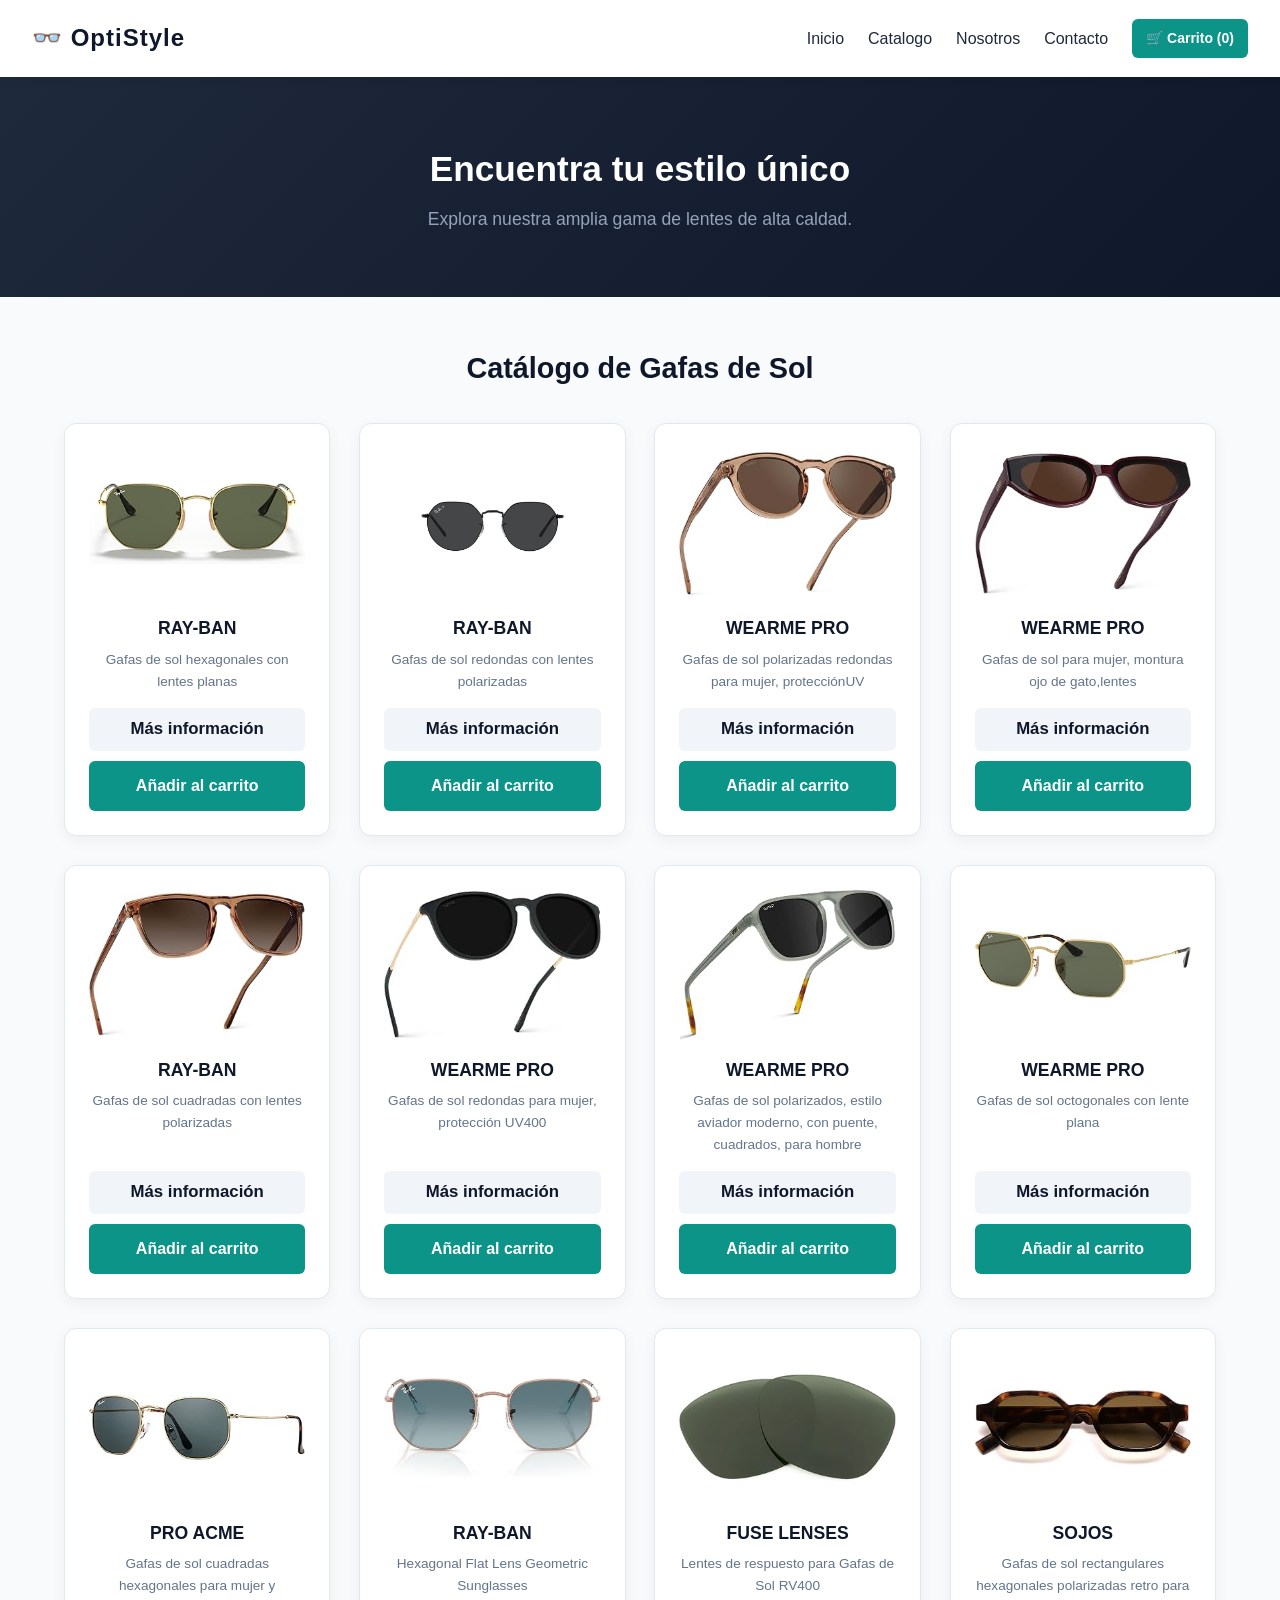
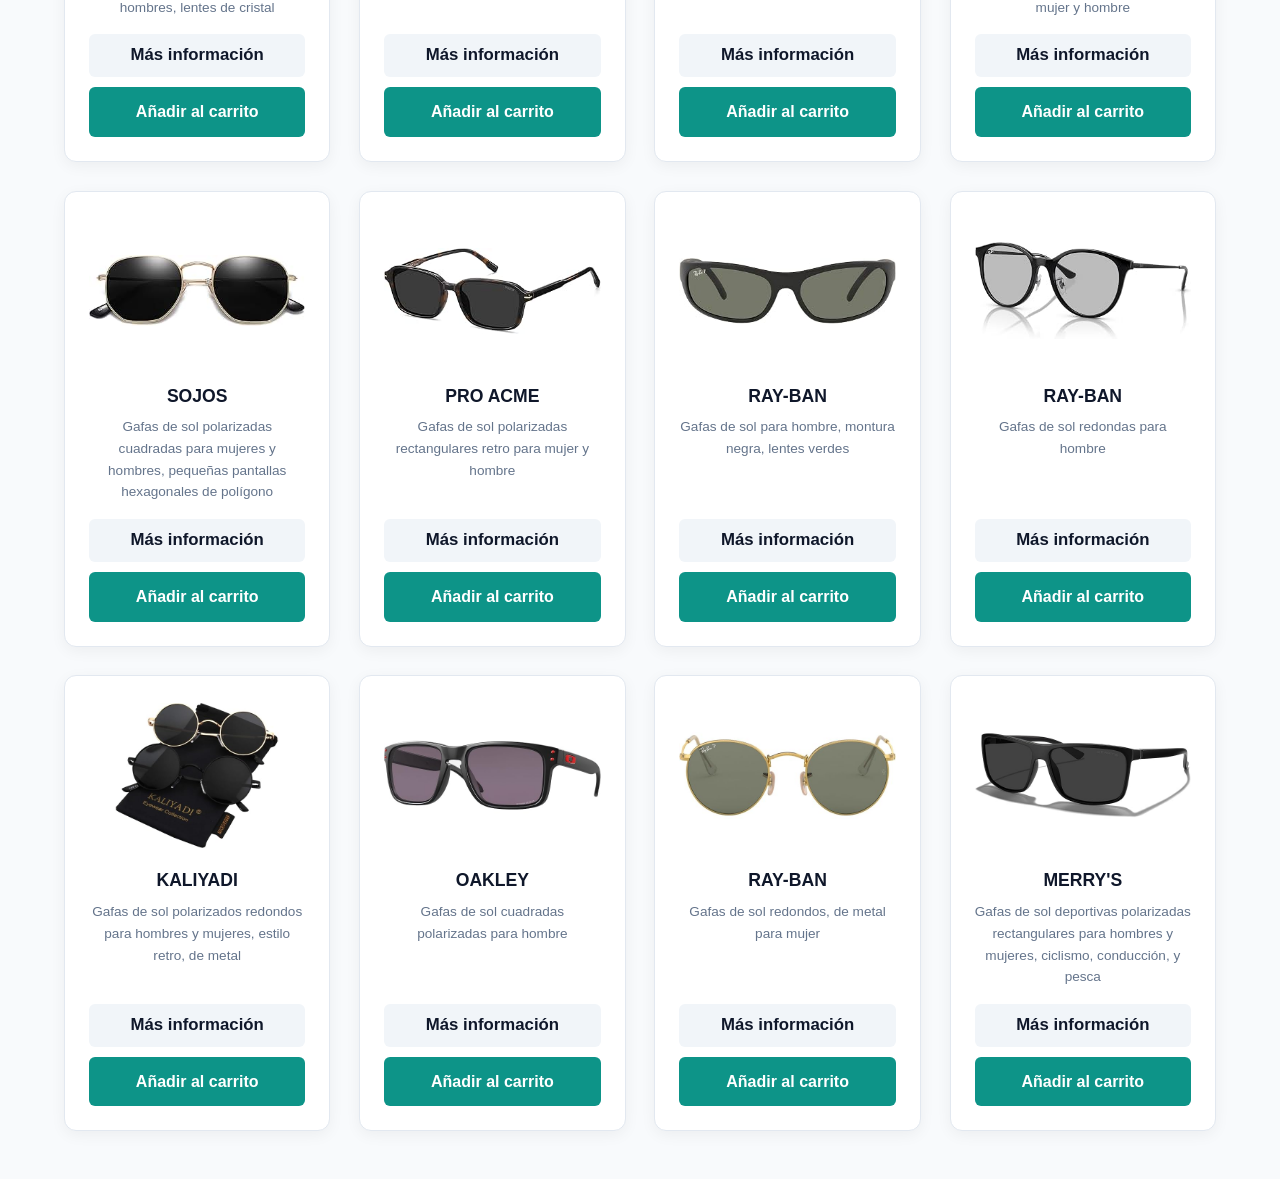
<file: index.html>
<!DOCTYPE html>
<html lang="es">
<head>
    <meta charset="UTF-8">
    <meta name="viewport" content="width=device-width, initial-scale=1.0">
    <title>OptiStyle - Catálogo de Lentes</title>
    <link rel="stylesheet" href="style.css">
</head>

<body>
    <!--Encabezado-->
    <header class="header">
        <div class="logo">&#x1F453 OptiStyle</div>
        <nav class="nav">
            <a href="#">Inicio</a>
            <a href="index.html">Catalogo</a>
            <a href="#">Nosotros</a>
            <a href="#">Contacto</a>
            <button type="button" onclick="mostrarCarrito()">
                🛒 Carrito (<span id="contadorCarrito">0</span>)
            </button>
        </nav>    
    </header>

    <section id="carrito" hidden>
        <button type="button" class="cerrar-carrito" onclick="cerrarCarrito()" aria-label="Cerrar carrito">
        ✕
        </button>

        <h2>🛒 Mi carrito</h2>

        <p id="carritoVacio">Tu carrito está vacío.</p>

        <div id="carritoProductos" hidden>
            <ul id="listaCarrito"></ul>
            <p>
                Productos: <span id="cantidadCarrito">0</span>
            </p>
            <p>
                <strong>
                    Total: S/ <span id="totalCarrito">0.00</span>
                </strong>
            </p>
            <button type="button" class="boton-carrito" onclick="comprarCarrito()">
                Comprar
            </button>
            <button type="button" class="boton-carrito" onclick="vaciarCarrito()">
                Vaciar carrito
            </button>
        </div>
    </section>


    <section class="hero">
        <h1>Encuentra tu estilo único</h1>
        <p>Explora nuestra amplia gama de lentes de alta caldad.</p>  
    </section>

    <main class="catalog-container" id="catalogo">
        <h2>Catálogo de Gafas de Sol</h2>
        <div class="catalog-grid">
            <div class="catalog-item">
                <img src="lentes1.jpg" alt="Lente 1">
                <h3>Ray-Ban</h3>
                <p>Gafas de sol hexagonales con lentes planas</p>
                <a href="producto1.html" class="btn-precio">Más información</a>
                <button type="button" class="boton-carrito" onclick="agregarAlCarrito('Gafas de sol hexagonales con lentes planas', 730.00)">
                    Añadir al carrito
                </button>
            </div>
            <div class="catalog-item">
                <img src="lentes2.jpg" alt="Lente 2">
                <h3>Ray-Ban</h3>
                <p>Gafas de sol redondas con lentes polarizadas</p>
                <a href="producto2.html" class="btn-precio">Más información</a>
                <button type="button" class="boton-carrito" onclick="agregarAlCarrito('Gafas de sol redondas con lentes polarizadas', 400.00)">
                    Añadir al carrito
                </button>
            </div>
            <div class="catalog-item">
                <img src="lentes3.jpg" alt="Lente 3">
                <h3>WearMe Pro</h3>
                <p>Gafas de sol polarizadas redondas para mujer, protecciónUV</p>
                <a href="#" class="btn-precio">Más información</a>
                <button type="button" class="boton-carrito" onclick="agregarAlCarrito('Gafas de sol polarizadas redondas para mujer, protecciónUV', 490.00)">
                    Añadir al carrito
                </button>
            </div>
            <div class="catalog-item">
                <img src="lentes4.jpg" alt="Lente 4">
                <h3>WearMe Pro</h3>
                <p>Gafas de sol para mujer, montura ojo de gato,lentes</p>
                <a href="#" class="btn-precio">Más información</a>
                <button type="button" class="boton-carrito" onclick="agregarAlCarrito('Gafas de sol para mujer, montura ojo de gato,lentes', 490.00)">
                    Añadir al carrito
                </button>
            </div>
            <div class="catalog-item">
                <img src="lentes5.jpg" alt="Lente 5">
                <h3>Ray-Ban</h3>
                <p>Gafas de sol cuadradas con lentes polarizadas</p>
                <a href="#" class="btn-precio">Más información</a>
                <button type="button" class="boton-carrito" onclick="agregarAlCarrito('Gafas de sol cuadradas con lentes polarizadas', 990.00)">
                    Añadir al carrito
                </button>
            </div>
            <div class="catalog-item">
                <img src="lentes6.jpg" alt="Lente 6">
                <h3>WearMe Pro</h3>
                <p>Gafas de sol redondas para mujer, protección UV400</p>
                <a href="#" class="btn-precio">Más información</a>
                <button type="button" class="boton-carrito" onclick="agregarAlCarrito('Gafas de sol redondas para mujer, protección UV400', 490.00)">
                    Añadir al carrito
                </button>
            </div>
            <div class="catalog-item">
                <img src="lentes7.jpg" alt="Lente 7">
                <h3>WearMe Pro</h3>
                <p>Gafas de sol polarizados, estilo aviador moderno, con puente, cuadrados, para hombre</p>
                <a href="#" class="btn-precio">Más información</a>
                <button type="button" class="boton-carrito" onclick="agregarAlCarrito('Gafas de sol polarizados, estilo aviador moderno, con puente, cuadrados, para hombre', 480.00)">
                    Añadir al carrito
                </button>
            </div>
            <div class="catalog-item">
                <img src="lentes8.jpg" alt="Lente 8">
                <h3>WearMe Pro</h3>
                <p>Gafas de sol octogonales con lente plana</p>
                <a href="#" class="btn-precio">Más información</a>
                <button type="button" class="boton-carrito" onclick="agregarAlCarrito('Gafas de sol octogonales con lente plana', 590.00)">
                    Añadir al carrito
                </button>
            </div>
            <div class="catalog-item">
                <img src="lentes9.jpg" alt="Lente 9">
                <h3>Pro Acme</h3>
                <p>Gafas de sol cuadradas hexagonales para mujer y hombres, lentes de cristal</p>
                <a href="#" class="btn-precio">Más información</a>
                <button type="button" class="boton-carrito" onclick="agregarAlCarrito('Gafas de sol cuadradas hexagonales para mujer y hombres, lentes de cristal', 160.99)">
                    Añadir al carrito
                </button>
            </div>
            <div class="catalog-item">
                <img src="lentes10.jpg" alt="Lente 10">
                <h3>Ray-Ban</h3>
                <p>Hexagonal Flat Lens Geometric Sunglasses</p>
                <a href="#" class="btn-precio">Más información</a>
                <button type="button" class="boton-carrito" onclick="agregarAlCarrito('Hexagonal Flat Lens Geometric Sunglasses', 220.00)">
                    Añadir al carrito
                </button>
            </div>
            <div class="catalog-item">
                <img src="lentes11.jpg" alt="Lente 11">
                <h3>Fuse Lenses</h3>
                <p>Lentes de respuesto para Gafas de Sol RV400</p>
                <a href="#" class="btn-precio">Más información</a>
                <button type="button" class="boton-carrito" onclick="agregarAlCarrito('Lentes de respuesto para Gafas de Sol RV400', 450.99)">
                    Añadir al carrito
                </button>
            </div>
            <div class="catalog-item">
                <img src="lentes12.jpg" alt="Lente 12">
                <h3>SOJOS</h3>
                <p>Gafas de sol rectangulares hexagonales polarizadas retro para mujer y hombre</p>
                <a href="#" class="btn-precio">Más información</a>
                <button type="button" class="boton-carrito" onclick="agregarAlCarrito('Gafas de sol rectangulares hexagonales polarizadas retro para mujer y hombre', 250.00)">
                    Añadir al carrito
                </button>
            </div>
            <div class="catalog-item">
                <img src="lentes13.jpg" alt="Lente 13">
                <h3>SOJOS</h3>
                <p>Gafas de sol polarizadas cuadradas para mujeres y hombres, pequeñas pantallas hexagonales de polígono</p>
                <a href="#" class="btn-precio">Más información</a>
                <button type="button" class="boton-carrito" onclick="agregarAlCarrito('Gafas de sol polarizadas cuadradas para mujeres y hombres, pequeñas pantallas hexagonales de polígono', 360.00)">
                    Añadir al carrito
                </button>
            </div>
            <div class="catalog-item">
                <img src="lentes14.jpg" alt="Lente 14">
                <h3>Pro Acme</h3>
                <p>Gafas de sol polarizadas rectangulares retro para mujer y hombre</p>
                <a href="#" class="btn-precio">Más información</a>
                <button type="button" class="boton-carrito" onclick="agregarAlCarrito('Gafas de sol polarizadas rectangulares retro para mujer y hombre', 350.00)">
                    Añadir al carrito
                </button>
            </div>
            <div class="catalog-item">
                <img src="lentes15.jpg" alt="Lente 15">
                <h3>Ray-Ban</h3>
                <p>Gafas de sol para hombre, montura negra, lentes verdes</p>
                <a href="#" class="btn-precio">Más información</a>
                <button type="button" class="boton-carrito" onclick="agregarAlCarrito('Gafas de sol para hombre, montura negra, lentes verdes', 250.00)">
                    Añadir al carrito
                </button>
            </div>
            <div class="catalog-item">
                <img src="lentes16.jpg" alt="Lente 16">
                <h3>Ray-Ban</h3>
                <p>Gafas de sol redondas para hombre</p>
                <a href="#" class="btn-precio">Más información</a>
                <button type="button" class="boton-carrito" onclick="agregarAlCarrito('Gafas de sol redondas para hombre', 360.00)">
                    Añadir al carrito
                </button>
            </div>
                <div class="catalog-item">
                <img src="lentes17.jpg" alt="Lente 17">
                <h3>KALIYADI</h3>
                <p>Gafas de sol polarizados redondos para hombres y mujeres, estilo retro, de metal</p>
                <a href="#" class="btn-precio">Más información</a>
                <button type="button" class="boton-carrito" onclick="agregarAlCarrito('Gafas de sol polarizados redondos para hombres y mujeres, estilo retro, de metal', 480.00)">
                    Añadir al carrito
                </button>
            </div>
                <div class="catalog-item">
                <img src="lentes18.jpg" alt="Lente 18">
                <h3>OAKLEY</h3>
                <p>Gafas de sol cuadradas polarizadas para hombre</p>
                <a href="#" class="btn-precio">Más información</a>
                <button type="button" class="boton-carrito" onclick="agregarAlCarrito('Gafas de sol cuadradas polarizadas para hombre', 411.00)">
                    Añadir al carrito
                </button>
            </div>
                <div class="catalog-item">
                <img src="lentes19.jpg" alt="Lente 19">
                <h3>Ray-Ban</h3>
                <p>Gafas de sol redondos, de metal para mujer</p>
                <a href="#" class="btn-precio">Más información</a>
                <button type="button" class="boton-carrito" onclick="agregarAlCarrito('Gafas de sol redondos, de metal para mujer', 349.00)">
                    Añadir al carrito
                </button>
            </div>
                <div class="catalog-item">
                <img src="lentes20.jpg" alt="Lente 20">
                <h3>MERRY'S</h3>
                <p>Gafas de sol deportivas polarizadas rectangulares para hombres y mujeres, ciclismo, conducción, y pesca</p>
                <a href="#" class="btn-precio">Más información</a>
                <button type="button" class="boton-carrito" onclick="agregarAlCarrito('Gafas de sol deportivas polarizadas rectangulares para hombres y mujeres, ciclismo, conducción, y pesca', 560.00)">
                    Añadir al carrito
                </button>
            </div>
        </div>
    </main>
        
    <script src="javascript.js"></script>

</body>
</html>
</file>
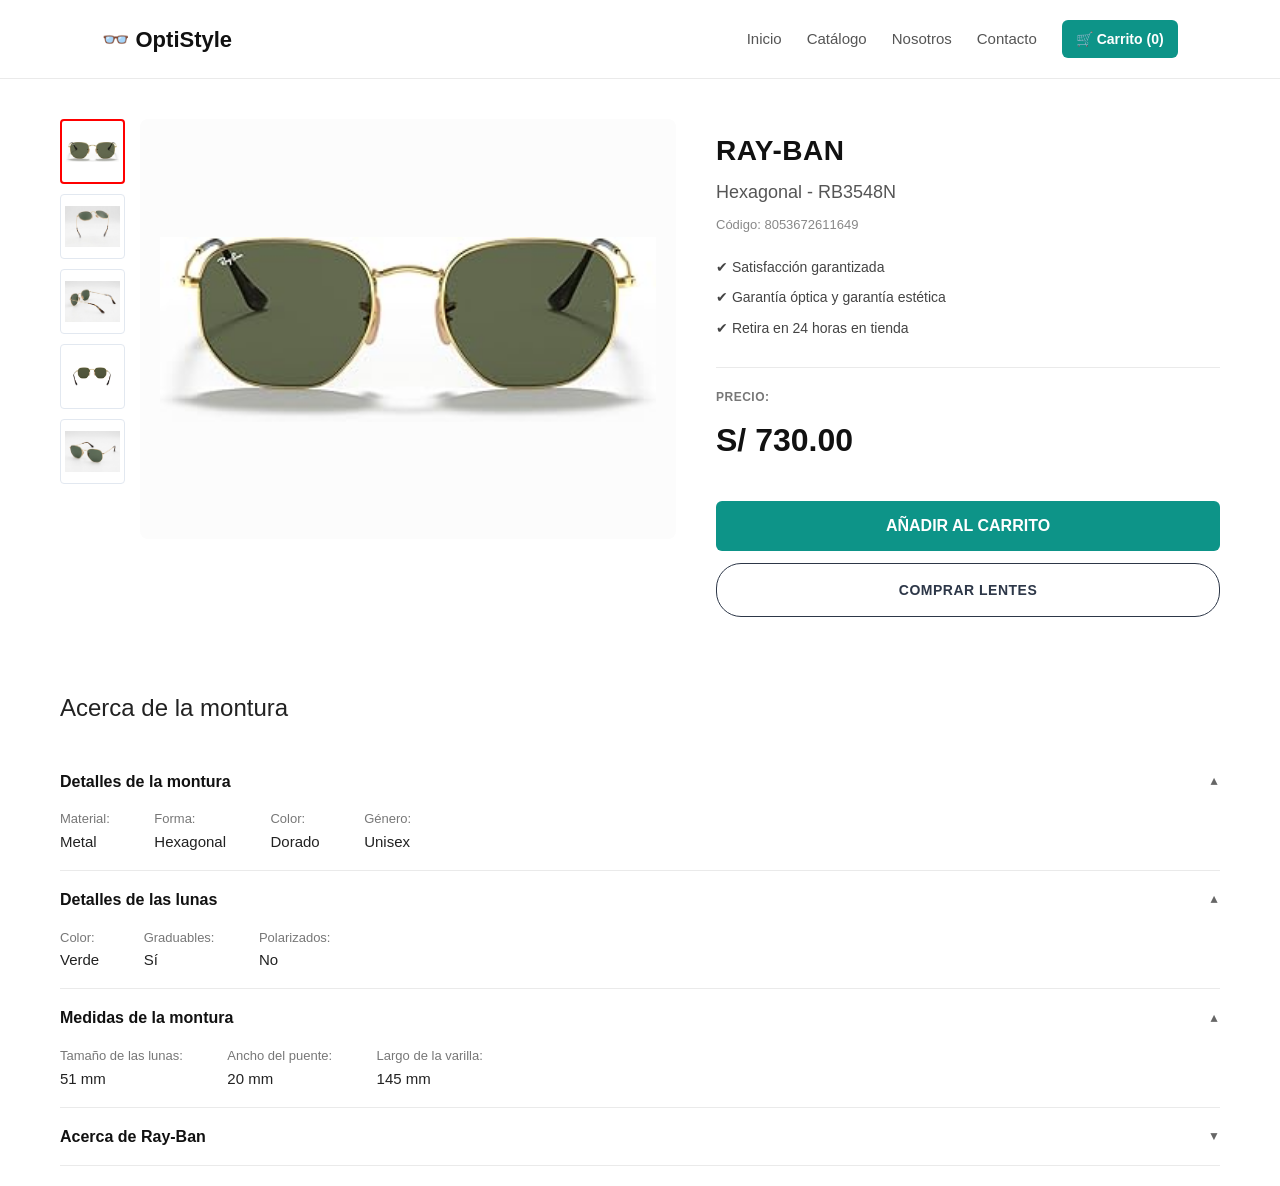
<file: producto1.html>
<!DOCTYPE html>
<html lang="es">
<head>
    <meta charset="UTF-8">
    <meta name="viewport" content="width=device-width, initial-scale=1.0">
    <title>Ray-Ban Hexagonal</title>
    <link rel="stylesheet" href="productos.css">
</head>

<body>
    <!-- Encabezado -->
    <header class="header">
        <div class="logo">&#x1F453; OptiStyle</div>

        <nav class="nav">
            <a href="index.html">Inicio</a>
            <a href="index.html">Catálogo</a>
            <a href="#">Nosotros</a>
            <a href="#">Contacto</a>

            <button type="button" onclick="mostrarCarrito()">
                🛒 Carrito (<span id="contadorCarrito">0</span>)
            </button>
        </nav>
    </header>

    <!-- Ventana del carrito -->
    <section id="carrito" hidden>
        <button type="button" class="cerrar-carrito"
                onclick="cerrarCarrito()" aria-label="Cerrar carrito">
            ✕
        </button>

        <h2>🛒 Mi carrito</h2>

        <p id="carritoVacio">Tu carrito está vacío.</p>

        <div id="carritoProductos" hidden>
            <ul id="listaCarrito"></ul>

            <p>
                Productos: <span id="cantidadCarrito">0</span>
            </p>

            <p>
                <strong>
                    Total: S/ <span id="totalCarrito">0.00</span>
                </strong>
            </p>

            <button type="button" class="boton-carrito"
                    onclick="comprarCarrito()">
                Comprar
            </button>

            <button type="button" class="boton-carrito"
                    onclick="vaciarCarrito()">
                Vaciar carrito
            </button>
        </div>
    </section>

    <!-- Producto en dos columnas -->
    <main class="producto">

        <!-- Galería -->
        <section class="imagen-producto">
            <div class="galeria-pure-css">
                <input type="radio" name="galeria" id="img-1" checked>
                <input type="radio" name="galeria" id="img-2">
                <input type="radio" name="galeria" id="img-3">
                <input type="radio" name="galeria" id="img-4">
                <input type="radio" name="galeria" id="img-5">

                <div class="miniaturas-laterales">
                    <label for="img-1" class="thumb thumb-1">
                        <img src="lentes1.jpg" alt="Vista principal">
                    </label>

                    <label for="img-2" class="thumb thumb-2">
                        <img src="lentes1arriba.jpg" alt="Vista superior">
                    </label>

                    <label for="img-3" class="thumb thumb-3">
                        <img src="lentes1derecha.jpg" alt="Vista derecha">
                    </label>

                    <label for="img-4" class="thumb thumb-4">
                        <img src="lentes1diagonal.jpg" alt="Vista diagonal">
                    </label>

                    <label for="img-5" class="thumb thumb-5">
                        <img src="lentes1isquierda.jpg" alt="Vista izquierda">
                    </label>
                </div>

                <div class="contenedor-galeria-imagen">
                    <div class="contenedor-imagenes">
                        <div class="zona z-1"></div>
                        <div class="zona z-2"></div>
                        <div class="zona z-3"></div>
                        <div class="zona z-4"></div>
                        <div class="zona z-5"></div>
                        <div class="zona z-6"></div>
                        <div class="zona z-7"></div>
                        <div class="zona z-8"></div>
                        <div class="zona z-9"></div>

                        <img src="lentes1.jpg" class="foto foto-1"
                             alt="Ray-Ban hexagonales, vista principal">

                        <img src="lentes1arriba.jpg" class="foto foto-2"
                             alt="Ray-Ban hexagonales, vista superior">

                        <img src="lentes1derecha.jpg" class="foto foto-3"
                             alt="Ray-Ban hexagonales, vista derecha">

                        <img src="lentes1diagonal.jpg" class="foto foto-4"
                             alt="Ray-Ban hexagonales, vista diagonal">

                        <img src="lentes1isquierda.jpg" class="foto foto-5"
                             alt="Ray-Ban hexagonales, vista izquierda">
                    </div>
                </div>
            </div>
        </section>

        <!-- Información -->
        <section class="informacion">
            <h1>RAY-BAN</h1>
            <p class="modelo">Hexagonal - RB3548N</p>
            <p class="codigo">Código: 8053672611649</p>

            <p>&#10004; Satisfacción garantizada</p>
            <p>&#10004; Garantía óptica y garantía estética</p>
            <p>&#10004; Retira en 24 horas en tienda</p>

            <hr>

            <p class="precio-titulo">PRECIO:</p>
            <p class="precio">S/ 730.00</p>

            <button type="button" class="boton-carrito"
                    onclick="agregarAlCarrito('Gafas de sol hexagonales con lentes planas', 730)">
                AÑADIR AL CARRITO
            </button>

            <button type="button" class="boton-comprar"
                    onclick="agregarAlCarrito('Gafas de sol hexagonales con lentes planas', 730);
                             document.getElementById('carrito').hidden = false;">
                COMPRAR LENTES
            </button>
        </section>
    </main>

    <!-- Detalles -->
    <section class="detalles">
        <h2>Acerca de la montura</h2>

        <details open>
            <summary>Detalles de la montura</summary>

            <div class="datos">
                <span>Material:</span>
                <p>Metal</p>
            </div>

            <div>
                <span>Forma:</span>
                <p>Hexagonal</p>
            </div>

            <div>
                <span>Color:</span>
                <p>Dorado</p>
            </div>

            <div>
                <span>Género:</span>
                <p>Unisex</p>
            </div>
        </details>

        <details open>
            <summary>Detalles de las lunas</summary>

            <div class="datos">
                <span>Color:</span>
                <p>Verde</p>
            </div>

            <div>
                <span>Graduables:</span>
                <p>Sí</p>
            </div>

            <div>
                <span>Polarizados:</span>
                <p>No</p>
            </div>
        </details>

        <details open>
            <summary>Medidas de la montura</summary>

            <div class="datos">
                <span>Tamaño de las lunas:</span>
                <p>51 mm</p>
            </div>

            <div>
                <span>Ancho del puente:</span>
                <p>20 mm</p>
            </div>

            <div>
                <span>Largo de la varilla:</span>
                <p>145 mm</p>
            </div>
        </details>

        <details>
            <summary>Acerca de Ray-Ban</summary>

            <p class="descripcion">
                Los lentes Ray-Ban son esenciales para quienes buscan
                estilo y calidad en un solo accesorio. Como referente
                en la historia de la moda, Ray-Ban ofrece diseños
                icónicos que nunca pasan de moda. En OptiStyle puedes
                comprar gafas de sol y lentes oftálmicos Ray-Ban con
                entrega rápida en pocos días. Descubre modelos como
                Aviator, Wayfarer y Clubmaster, con opciones de lentes
                polarizados, espejados o degradados, y monturas que se
                adaptan a diferentes estilos.
            </p>
        </details>
    </section>

    <script src="javascript.js"></script>
</body>
</html>
</file>
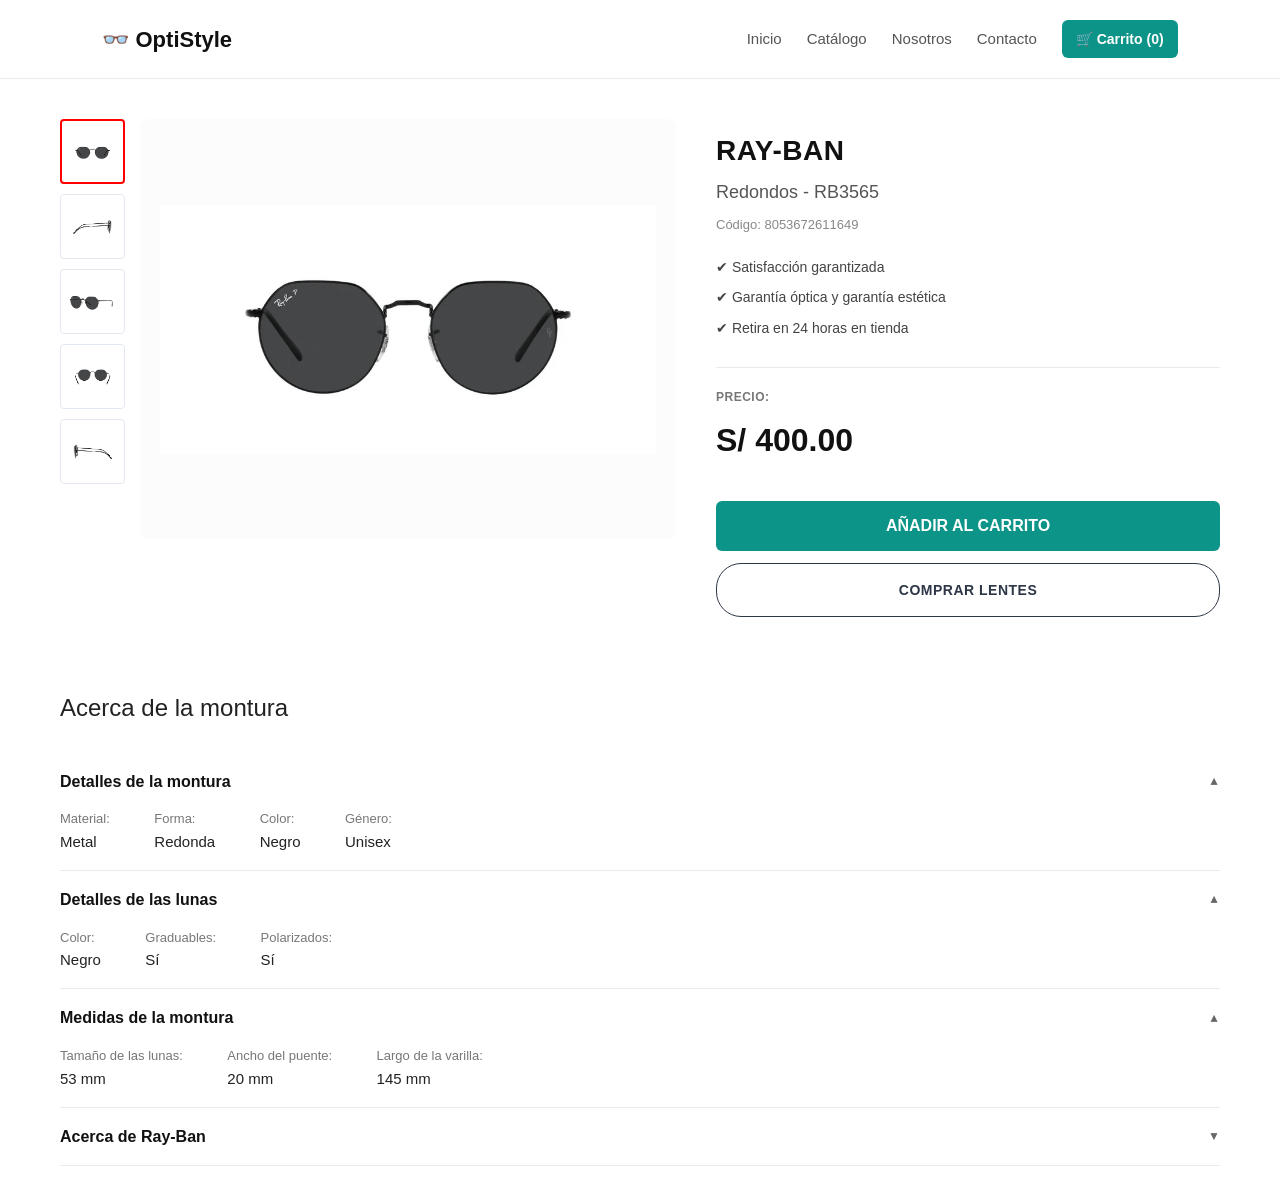
<file: producto2.html>
<!DOCTYPE html>
<html lang="es">
<head>
    <meta charset="UTF-8">
    <meta name="viewport" content="width=device-width, initial-scale=1.0">
    <title>Ray-Ban Redondas</title>
    <link rel="stylesheet" href="productos.css">
</head>

<body>
    <!-- Encabezado -->
    <header class="header">
        <div class="logo">&#x1F453; OptiStyle</div>

        <nav class="nav">
            <a href="index.html">Inicio</a>
            <a href="index.html">Catálogo</a>
            <a href="#">Nosotros</a>
            <a href="#">Contacto</a>

            <button type="button" onclick="mostrarCarrito()">
                🛒 Carrito (<span id="contadorCarrito">0</span>)
            </button>
        </nav>
    </header>

    <!-- Ventana del carrito -->
    <section id="carrito" hidden>
        <button type="button" class="cerrar-carrito"
                onclick="cerrarCarrito()" aria-label="Cerrar carrito">
            ✕
        </button>

        <h2>🛒 Mi carrito</h2>

        <p id="carritoVacio">Tu carrito está vacío.</p>

        <div id="carritoProductos" hidden>
            <ul id="listaCarrito"></ul>

            <p>
                Productos: <span id="cantidadCarrito">0</span>
            </p>

            <p>
                <strong>
                    Total: S/ <span id="totalCarrito">0.00</span>
                </strong>
            </p>

            <button type="button" class="boton-carrito"
                    onclick="comprarCarrito()">
                Comprar
            </button>

            <button type="button" class="boton-carrito"
                    onclick="vaciarCarrito()">
                Vaciar carrito
            </button>
        </div>
    </section>

    <!-- Producto en dos columnas -->
    <main class="producto">

        <!-- Galería -->
        <section class="imagen-producto">
            <div class="galeria-pure-css">
                <input type="radio" name="galeria" id="img-1" checked>
                <input type="radio" name="galeria" id="img-2">
                <input type="radio" name="galeria" id="img-3">
                <input type="radio" name="galeria" id="img-4">
                <input type="radio" name="galeria" id="img-5">

                <div class="miniaturas-laterales">
                    <label for="img-1" class="thumb thumb-1">
                        <img src="lentes2.jpg" alt="Vista principal">
                    </label>

                    <label for="img-2" class="thumb thumb-2">
                        <img src="lentes2derecha.jpg" alt="Vista derecha">
                    </label>

                    <label for="img-3" class="thumb thumb-3">
                        <img src="lentes2diagonal.jpg" alt="Vista diagonal">
                    </label>

                    <label for="img-4" class="thumb thumb-4">
                        <img src="lentes2frontal.jpg" alt="Vista frontal">
                    </label>

                    <label for="img-5" class="thumb thumb-5">
                        <img src="lentes2isquierda.jpg" alt="Vista izquierda">
                    </label>
                </div>

                <div class="contenedor-galeria-imagen">
                    <div class="contenedor-imagenes">
                        <div class="zona z-1"></div>
                        <div class="zona z-2"></div>
                        <div class="zona z-3"></div>
                        <div class="zona z-4"></div>
                        <div class="zona z-5"></div>
                        <div class="zona z-6"></div>
                        <div class="zona z-7"></div>
                        <div class="zona z-8"></div>
                        <div class="zona z-9"></div>

                        <img src="lentes2.jpg" class="foto foto-1"
                             alt="Ray-Ban redondas, vista principal">

                        <img src="lentes2derecha.jpg" class="foto foto-2"
                             alt="Ray-Ban redondas, vista derecha">

                        <img src="lentes2diagonal.jpg" class="foto foto-3"
                             alt="Ray-Ban redondas, vista diagonal">

                        <img src="lentes2frontal.jpg" class="foto foto-4"
                             alt="Ray-Ban redondas, vista frontal">

                        <img src="lentes2isquierda.jpg" class="foto foto-5"
                             alt="Ray-Ban redondas, vista izquierda">
                    </div>
                </div>
            </div>
        </section>

        <!-- Información -->
        <section class="informacion">
            <h1>RAY-BAN</h1>
            <p class="modelo">Redondos - RB3565</p>
            <p class="codigo">Código: 8053672611649</p>

            <p>&#10004; Satisfacción garantizada</p>
            <p>&#10004; Garantía óptica y garantía estética</p>
            <p>&#10004; Retira en 24 horas en tienda</p>

            <hr>

            <p class="precio-titulo">PRECIO:</p>
            <p class="precio">S/ 400.00</p>

            <button type="button" class="boton-carrito"
                    onclick="agregarAlCarrito('Gafas de sol redondas con lentes polarizadas', 400)">
                AÑADIR AL CARRITO
            </button>

            <button type="button" class="boton-comprar"
                    onclick="agregarAlCarrito('Gafas de sol redondas con lentes polarizadas', 400);
                             document.getElementById('carrito').hidden = false;">
                COMPRAR LENTES
            </button>
        </section>
    </main>

    <!-- Detalles -->
    <section class="detalles">
        <h2>Acerca de la montura</h2>

        <details open>
            <summary>Detalles de la montura</summary>

            <div class="datos">
                <span>Material:</span>
                <p>Metal</p>
            </div>

            <div>
                <span>Forma:</span>
                <p>Redonda</p>
            </div>

            <div>
                <span>Color:</span>
                <p>Negro</p>
            </div>

            <div>
                <span>Género:</span>
                <p>Unisex</p>
            </div>
        </details>

        <details open>
            <summary>Detalles de las lunas</summary>

            <div class="datos">
                <span>Color:</span>
                <p>Negro</p>
            </div>

            <div>
                <span>Graduables:</span>
                <p>Sí</p>
            </div>

            <div>
                <span>Polarizados:</span>
                <p>Sí</p>
            </div>
        </details>

        <details open>
            <summary>Medidas de la montura</summary>

            <div class="datos">
                <span>Tamaño de las lunas:</span>
                <p>53 mm</p>
            </div>

            <div>
                <span>Ancho del puente:</span>
                <p>20 mm</p>
            </div>

            <div>
                <span>Largo de la varilla:</span>
                <p>145 mm</p>
            </div>
        </details>

        <details>
            <summary>Acerca de Ray-Ban</summary>

            <p class="descripcion">
                Los lentes Ray-Ban son esenciales para quienes buscan
                estilo y calidad en un solo accesorio. Como referente
                en la historia de la moda, Ray-Ban ofrece diseños
                icónicos que nunca pasan de moda. En OptiStyle puedes
                comprar gafas de sol y lentes oftálmicos Ray-Ban con
                entrega rápida en pocos días. Descubre modelos como
                Aviator, Wayfarer y Clubmaster, con opciones de lentes
                polarizados, espejados o degradados, y monturas que se
                adaptan a diferentes estilos.
            </p>
        </details>
    </section>

    <script src="javascript.js"></script>
</body>
</html>
</file>
<file: style.css>
/* Reset y variables */
* {
    margin: 0;
    padding: 0;
    box-sizing: border-box;
}

:root {
    --primary-color: #0f172a;
    --accent-color: #0d9488;
    --bg-color: #f8fafc;
    --card-bg: #fff;
    --text-color: #1e293b;
    --text-muted: #64748b;
    --border-radius: 12px;
}

body {
    font-family: "Segoe UI", Tahoma, Geneva, Verdana, sans-serif;
    background: var(--bg-color);
    color: var(--text-color);
    line-height: 1.6;
}

button {
    font: inherit;
    cursor: pointer;
}

/* Encabezado */
.header {
    display: flex;
    justify-content: space-between;
    align-items: center;
    gap: 20px;
    padding: 1.2rem 2rem;
    background: var(--card-bg);
    box-shadow: 0 2px 10px #0000000d;
    position: sticky;
    top: 0;
    z-index: 100;
}

.logo {
    font-size: 1.5rem;
    font-weight: 700;
    color: var(--primary-color);
    letter-spacing: 1px;
}

.nav {
    display: flex;
    align-items: center;
    justify-content: flex-end;
    flex-wrap: wrap;
    gap: 1.5rem;
}

.nav a {
    text-decoration: none;
    color: var(--text-color);
    font-weight: 500;
    transition: color 0.3s;
}

.nav a:hover {
    color: var(--accent-color);
}

/* Presentación */
.hero {
    text-align: center;
    padding: 4rem 1rem;
    background: linear-gradient(135deg, #1e293b, #0f172a);
    color: #fff;
}

.hero h1 {
    font-size: 2.2rem;
    margin-bottom: 0.5rem;
}

.hero p {
    color: #94a3b8;
    font-size: 1.1rem;
}

/* Catálogo */
.catalog-container {
    max-width: 1200px;
    margin: 3rem auto;
    padding: 0 1.5rem;
}

.catalog-container h2 {
    text-align: center;
    margin-bottom: 2rem;
    font-size: 1.8rem;
    color: var(--primary-color);
}

.catalog-grid {
    display: grid;
    grid-template-columns: repeat(auto-fit, minmax(240px, 1fr));
    gap: 1.8rem;
}

/* Tarjetas */
.catalog-item {
    display: flex;
    flex-direction: column;
    background: var(--card-bg);
    border: 1px solid #e2e8f0;
    border-radius: var(--border-radius);
    padding: 1.5rem;
    text-align: center;
    box-shadow: 0 4px 15px #0000000d;
    transition: transform 0.3s, box-shadow 0.3s;
}

.catalog-item:hover {
    transform: translateY(-6px);
    box-shadow: 0 10px 20px #0000001a;
}

.catalog-item img {
    width: 100%;
    height: 150px;
    object-fit: contain;
    margin-bottom: 1rem;
}

.catalog-item h3 {
    font-size: 1.1rem;
    font-weight: 700;
    color: var(--primary-color);
    margin-bottom: 0.4rem;
    text-transform: uppercase;
}

.catalog-item p {
    font-size: 0.85rem;
    color: var(--text-muted);
    margin-bottom: 1rem;
    flex-grow: 1;
}

/* Más información */
.btn-precio {
    display: block;
    text-decoration: none;
    font-weight: 700;
    font-size: 1.05rem;
    color: var(--primary-color);
    background: #f1f5f9;
    padding: 0.5rem 1rem;
    border-radius: 6px;
    transition:
        background-color 0.2s,
        color 0.2s,
        transform 0.2s;
}

.btn-precio:hover {
    background: #2563eb;
    color: #fff;
}

.btn-precio:active {
    background: #1d4ed8;
    transform: scale(0.98);
}

/* Botones del carrito */
.boton-carrito,
.nav button,
#carrito .controles-carrito button {
    background: var(--accent-color);
    color: #fff;
    border: none;
    border-radius: 6px;
    transition: background-color 0.2s;
}

.boton-carrito:hover,
.nav button:hover,
#carrito .controles-carrito button:hover {
    background: #0f766e;
}

.boton-carrito {
    display: block;
    width: 100%;
    margin-top: 10px;
    padding: 12px;
    font-size: 16px;
    font-weight: 700;
}

.nav button {
    padding: 8px 14px;
    font-size: 14px;
    font-weight: 600;
}

/* Ventana flotante */
#carrito {
    position: fixed;
    top: 90px;
    right: 20px;
    width: 350px;
    max-width: calc(100% - 40px);
    max-height: calc(100dvh - 110px);
    overflow-y: auto;
    padding: 25px;
    background: var(--card-bg);
    color: var(--primary-color);
    border: 1px solid #e2e8f0;
    border-radius: var(--border-radius);
    box-shadow: 0 8px 25px #0003;
    z-index: 1000;
}

#carrito[hidden],
#carrito [hidden] {
    display: none;
}

#carrito h2 {
    margin: 0 30px 20px 0;
    font-size: 22px;
}

#carrito p {
    margin: 12px 0;
}

/* Cerrar carrito */
#carrito .cerrar-carrito {
    position: absolute;
    top: 12px;
    right: 12px;
    width: 32px;
    height: 32px;
    padding: 0;
    background: transparent;
    color: var(--primary-color);
    border: none;
    border-radius: 6px;
    font-size: 22px;
}

#carrito .cerrar-carrito:hover {
    background: #f1f5f9;
}

/* Lista del carrito */
#listaCarrito {
    list-style: none;
}

#listaCarrito li {
    padding: 12px 0;
    border-bottom: 1px solid #e2e8f0;
}

#listaCarrito li p {
    margin: 0 0 10px;
    overflow-wrap: anywhere;
}

/* Aumentar y reducir */
#carrito .controles-carrito {
    display: flex;
    align-items: center;
    gap: 12px;
}

#carrito .controles-carrito button {
    display: inline-flex;
    justify-content: center;
    align-items: center;
    width: 34px;
    height: 34px;
    margin: 0;
    padding: 0;
    font-size: 20px;
}

#carrito .controles-carrito span {
    min-width: 24px;
    text-align: center;
    font-weight: 700;
}

/* Navegación con teclado */
button:focus-visible,
a:focus-visible {
    outline: 3px solid #1565c0;
    outline-offset: 3px;
}

/* Celulares y tablets */
@media (max-width: 768px) {
    .header {
        flex-direction: column;
        padding: 1rem;
        gap: 15px;
    }

    .nav {
        justify-content: center;
        gap: 12px;
    }

    .hero {
        padding: 3rem 1rem;
    }

    .hero h1 {
        font-size: 1.8rem;
    }

    #carrito {
        top: 20px;
        right: 10px;
        width: calc(100% - 20px);
        max-width: 350px;
        max-height: calc(100dvh - 40px);
        padding: 20px;
    }
}

/* Evita desbordamiento en pantallas pequeñas */
@media (max-width: 360px) {
    .catalog-container {
        padding: 0 1rem;
    }

    .catalog-grid {
        grid-template-columns: 1fr;
    }
}
</file>
<file: productos.css>
/* Estilos generales */
* {
    margin: 0;
    padding: 0;
    box-sizing: border-box;
}

body {
    font-family: -apple-system, BlinkMacSystemFont, "Segoe UI",
        Roboto, Helvetica, Arial, sans-serif;
    background: #fff;
    color: #333;
    line-height: 1.6;
}

button {
    font: inherit;
    cursor: pointer;
}

/* Encabezado */
.header {
    display: flex;
    justify-content: space-between;
    align-items: center;
    padding: 20px 8%;
    border-bottom: 1px solid #eaeaea;
    background: #fff;
}

.logo {
    display: flex;
    align-items: center;
    gap: 8px;
    font-size: 22px;
    font-weight: 700;
    color: #111;
}

.nav {
    display: flex;
    align-items: center;
    flex-wrap: wrap;
    gap: 25px;
}

.nav a {
    text-decoration: none;
    color: #555;
    font-size: 15px;
    font-weight: 500;
    transition: color 0.2s;
}

.nav a:hover {
    color: #000;
}

/* Producto en dos columnas */
.producto {
    display: grid;
    grid-template-columns: 1.1fr 0.9fr;
    align-items: start;
    gap: 40px;
    max-width: 1200px;
    margin: 40px auto;
    padding: 0 20px;
}

.producto > section,
.contenedor-galeria-imagen {
    min-width: 0;
}

.imagen-producto {
    display: flex;
    justify-content: center;
    align-items: flex-start;
    width: 100%;
}

/* Galería */
.galeria-pure-css {
    display: flex;
    align-items: flex-start;
    gap: 15px;
    width: 100%;
}

.galeria-pure-css input[type="radio"] {
    display: none;
}

.miniaturas-laterales {
    display: flex;
    flex-direction: column;
    gap: 10px;
    flex-shrink: 0;
}

.thumb {
    display: flex;
    align-items: center;
    justify-content: center;
    width: 65px;
    height: 65px;
    padding: 4px;
    border: 1px solid #e2e8f0;
    border-radius: 4px;
    background: #fff;
    cursor: pointer;
    transition: border-color 0.2s;
}

.thumb img {
    max-width: 100%;
    max-height: 100%;
    object-fit: contain;
}

.thumb:hover {
    border-color: #a0aec0;
}

.contenedor-galeria-imagen {
    flex: 1;
    padding: 20px;
    background: #fcfcfc;
    border-radius: 8px;
}

/* Visor y zonas de zoom */
.contenedor-imagenes {
    position: relative;
    display: grid;
    grid-template-columns: repeat(3, 1fr);
    grid-template-rows: repeat(3, 1fr);
    width: 100%;
    height: 380px;
    overflow: hidden;
    cursor: zoom-in;
}

.zona {
    z-index: 10;
    width: 100%;
    height: 100%;
}

.foto {
    position: absolute;
    top: 0;
    left: 0;
    width: 100%;
    height: 100%;
    object-fit: contain;
    opacity: 0;
    visibility: hidden;
    pointer-events: none;
    transform-origin: center;
    transition:
        opacity 0.25s ease-in-out,
        transform 0.25s ease-out,
        transform-origin 0.2s ease-out;
}

.contenedor-imagenes:hover .foto {
    transform: scale(2);
}

/* Origen del zoom */
.z-1:hover ~ .foto { transform-origin: top left; }
.z-2:hover ~ .foto { transform-origin: top center; }
.z-3:hover ~ .foto { transform-origin: top right; }
.z-4:hover ~ .foto { transform-origin: center left; }
.z-5:hover ~ .foto { transform-origin: center; }
.z-6:hover ~ .foto { transform-origin: center right; }
.z-7:hover ~ .foto { transform-origin: bottom left; }
.z-8:hover ~ .foto { transform-origin: bottom center; }
.z-9:hover ~ .foto { transform-origin: bottom right; }

/* Miniatura seleccionada */
#img-1:checked ~ .miniaturas-laterales .thumb-1,
#img-2:checked ~ .miniaturas-laterales .thumb-2,
#img-3:checked ~ .miniaturas-laterales .thumb-3,
#img-4:checked ~ .miniaturas-laterales .thumb-4,
#img-5:checked ~ .miniaturas-laterales .thumb-5 {
    border: 2px solid #f00;
}

/* Imagen seleccionada */
#img-1:checked ~ .contenedor-galeria-imagen .foto-1,
#img-2:checked ~ .contenedor-galeria-imagen .foto-2,
#img-3:checked ~ .contenedor-galeria-imagen .foto-3,
#img-4:checked ~ .contenedor-galeria-imagen .foto-4,
#img-5:checked ~ .contenedor-galeria-imagen .foto-5 {
    opacity: 1;
    visibility: visible;
}

/* Información del producto */
.informacion {
    display: flex;
    flex-direction: column;
    padding-top: 10px;
}

.informacion h1 {
    font-size: 28px;
    font-weight: 800;
    letter-spacing: 0.5px;
    color: #111;
}

.informacion p {
    margin-bottom: 8px;
    font-size: 14px;
    color: #444;
}

.informacion .modelo {
    margin-top: 4px;
    font-size: 18px;
    color: #555;
}

.informacion .codigo {
    margin-bottom: 20px;
    font-size: 13px;
    color: #888;
}

.informacion hr {
    margin: 20px 0;
    border: 0;
    border-top: 1px solid #eaeaea;
}

.informacion .precio-titulo {
    font-size: 12px;
    font-weight: 700;
    color: #777;
    letter-spacing: 0.5px;
}

.informacion .precio {
    margin-bottom: 25px;
    font-size: 32px;
    font-weight: 700;
    color: #111;
}

/* Botones verdes */
.boton-carrito,
.nav button,
#carrito .controles-carrito button {
    background: #0d9488;
    color: #fff;
    border: none;
    border-radius: 6px;
    transition: background-color 0.2s;
}

.boton-carrito:hover,
.nav button:hover,
#carrito .controles-carrito button:hover {
    background: #0f766e;
}

.boton-carrito {
    display: block;
    width: 100%;
    margin-top: 10px;
    padding: 12px;
    font-size: 16px;
    font-weight: 700;
}

.nav button {
    padding: 8px 14px;
    font-size: 14px;
    font-weight: 600;
}

.informacion .boton-carrito {
    margin-bottom: 12px;
}

/* Comprar lentes */
.boton-comprar {
    width: 100%;
    margin-bottom: 12px;
    padding: 15px;
    background: transparent;
    color: #2d3748;
    border: 1.5px solid #2d3748;
    border-radius: 25px;
    font-size: 14px;
    font-weight: 700;
    letter-spacing: 0.5px;
    transition: background-color 0.2s;
}

.boton-comprar:hover {
    background: #f7fafc;
}

/* Detalles y acordeones */
.detalles {
    max-width: 1200px;
    margin: 60px auto 20px;
    padding: 0 20px;
}

.detalles h2 {
    margin-bottom: 25px;
    font-size: 24px;
    font-weight: 400;
    color: #222;
}

.detalles details {
    padding: 16px 0;
    border-bottom: 1px solid #eaeaea;
}

.detalles summary {
    display: flex;
    justify-content: space-between;
    align-items: center;
    list-style: none;
    font-size: 16px;
    font-weight: 600;
    color: #111;
    cursor: pointer;
}

.detalles summary::-webkit-details-marker {
    display: none;
}

.detalles summary::after {
    content: "▼";
    font-size: 12px;
    color: #666;
    transition: transform 0.2s;
}

.detalles details[open] > summary::after {
    transform: rotate(180deg);
}

.detalles details div {
    display: inline-block;
    margin-top: 15px;
    margin-right: 40px;
    vertical-align: top;
}

.detalles details div span {
    display: block;
    font-size: 13px;
    color: #777;
}

.detalles details div p {
    font-size: 15px;
    font-weight: 500;
    color: #222;
}

.descripcion {
    padding-top: 15px;
    font-size: 14px;
    color: #555;
    line-height: 1.8;
}

/* Ventana flotante del carrito */
#carrito {
    position: fixed;
    top: 90px;
    right: 20px;
    width: 350px;
    max-width: calc(100% - 40px);
    max-height: calc(100dvh - 110px);
    overflow-y: auto;
    padding: 25px;
    background: #fff;
    color: #0f172a;
    border: 1px solid #e2e8f0;
    border-radius: 12px;
    box-shadow: 0 8px 25px #0003;
    z-index: 1000;
}

#carrito[hidden],
#carrito [hidden] {
    display: none;
}

#carrito h2 {
    margin: 0 30px 20px 0;
    font-size: 22px;
}

#carrito p {
    margin: 12px 0;
}

/* Cerrar carrito */
#carrito .cerrar-carrito {
    position: absolute;
    top: 12px;
    right: 12px;
    width: 32px;
    height: 32px;
    padding: 0;
    background: transparent;
    color: #0f172a;
    border: none;
    border-radius: 6px;
    font-size: 22px;
}

#carrito .cerrar-carrito:hover {
    background: #f1f5f9;
}

/* Productos del carrito */
#listaCarrito {
    list-style: none;
}

#listaCarrito li {
    padding: 12px 0;
    border-bottom: 1px solid #e2e8f0;
}

#listaCarrito li p {
    margin: 0 0 10px;
    overflow-wrap: anywhere;
}

/* Botones + y − */
#carrito .controles-carrito {
    display: flex;
    align-items: center;
    gap: 12px;
}

#carrito .controles-carrito button {
    display: inline-flex;
    justify-content: center;
    align-items: center;
    width: 34px;
    height: 34px;
    margin: 0;
    padding: 0;
    font-size: 20px;
}

#carrito .controles-carrito span {
    min-width: 24px;
    text-align: center;
    font-weight: 700;
}

/* Navegación con teclado */
button:focus-visible,
.nav a:focus-visible,
.detalles summary:focus-visible {
    outline: 3px solid #1565c0;
    outline-offset: 3px;
}

/* Celulares y tablets */
@media (max-width: 768px) {
    .header {
        flex-direction: column;
        gap: 15px;
    }

    .nav {
        justify-content: center;
        gap: 12px;
    }

    .producto {
        grid-template-columns: 1fr;
        gap: 30px;
        margin: 20px auto;
    }

    .galeria-pure-css {
        flex-direction: column-reverse;
    }

    .contenedor-galeria-imagen {
        width: 100%;
    }

    .miniaturas-laterales {
        flex-direction: row;
        justify-content: center;
        flex-wrap: wrap;
        width: 100%;
    }

    .contenedor-imagenes {
        height: 250px;
    }

    .detalles details div {
        display: block;
        margin-right: 0;
        margin-bottom: 10px;
    }

    #carrito {
        top: 20px;
        right: 10px;
        width: calc(100% - 20px);
        max-width: 350px;
        max-height: calc(100dvh - 40px);
        padding: 20px;
    }
}

/* Desactiva el zoom en dispositivos táctiles */
@media (hover: none), (pointer: coarse) {
    .contenedor-imagenes {
        cursor: default;
    }

    .contenedor-imagenes:hover .foto {
        transform: none;
    }
}
</file>
